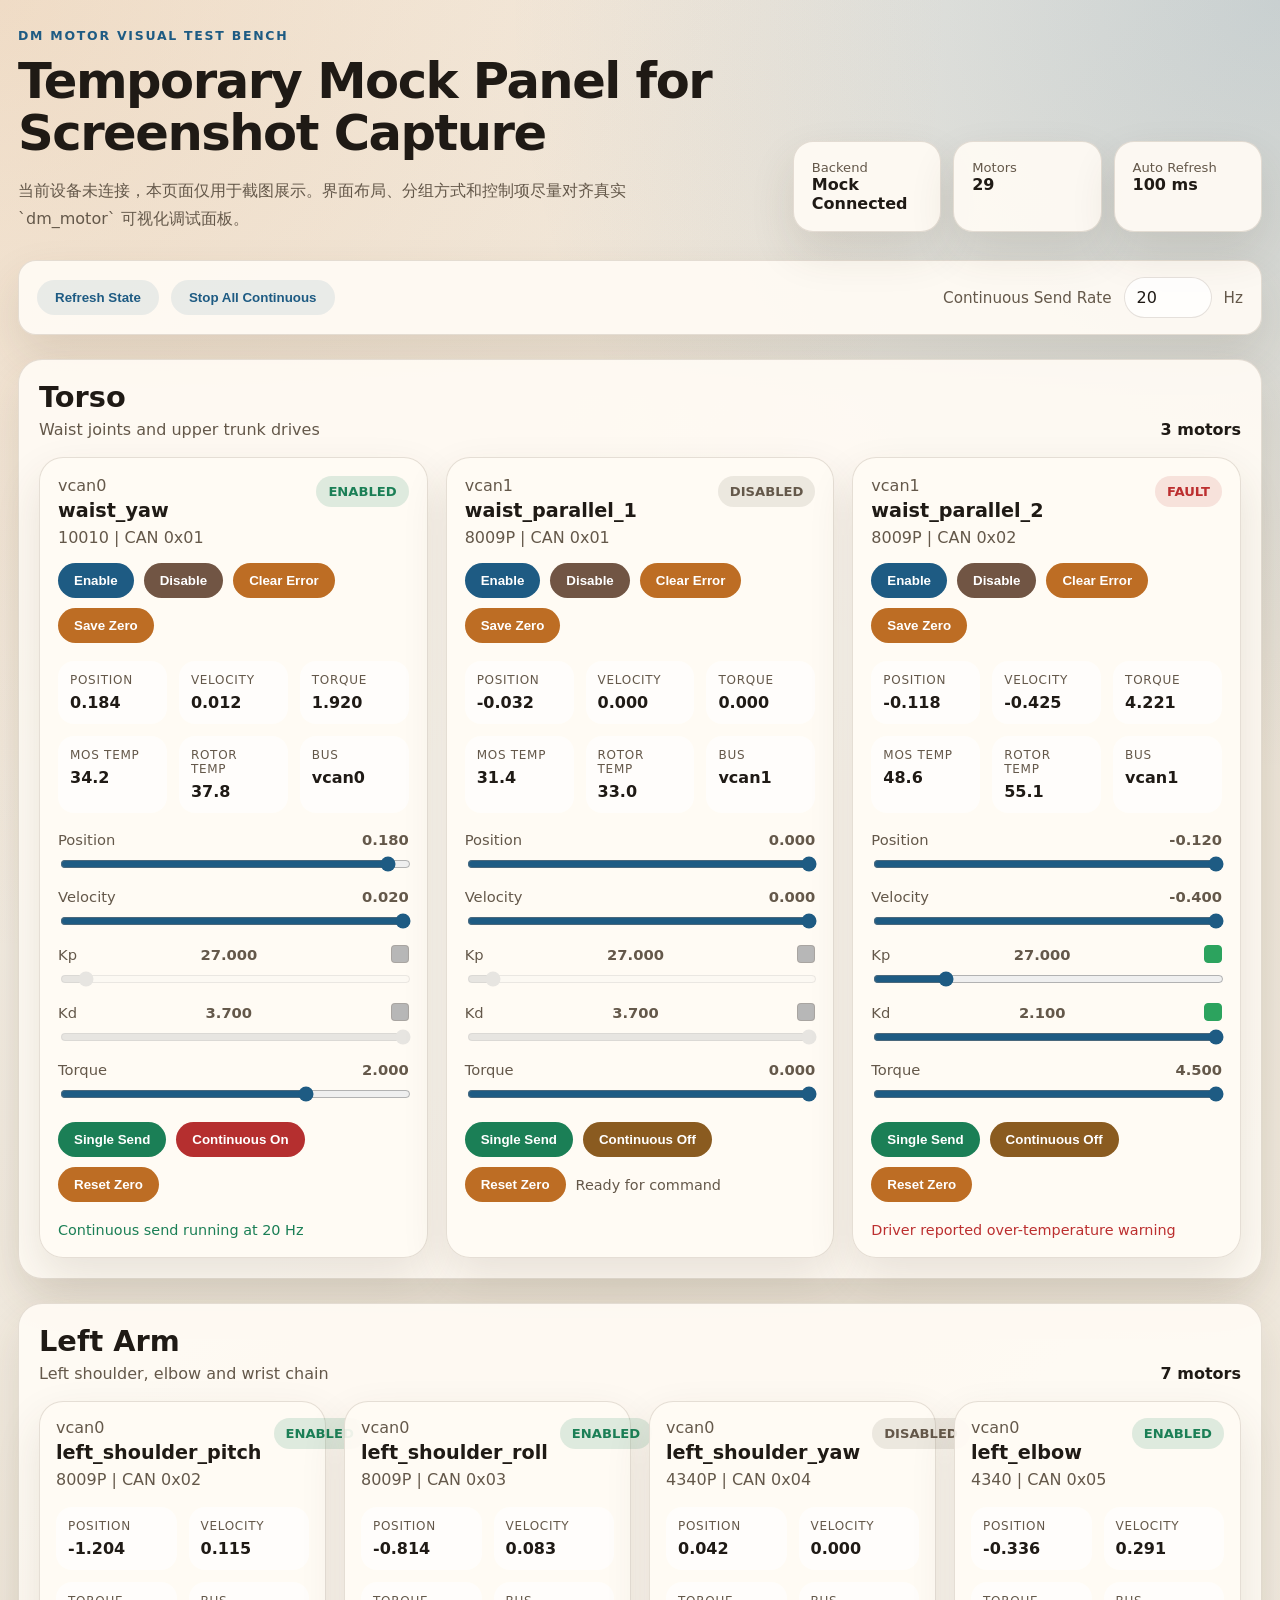
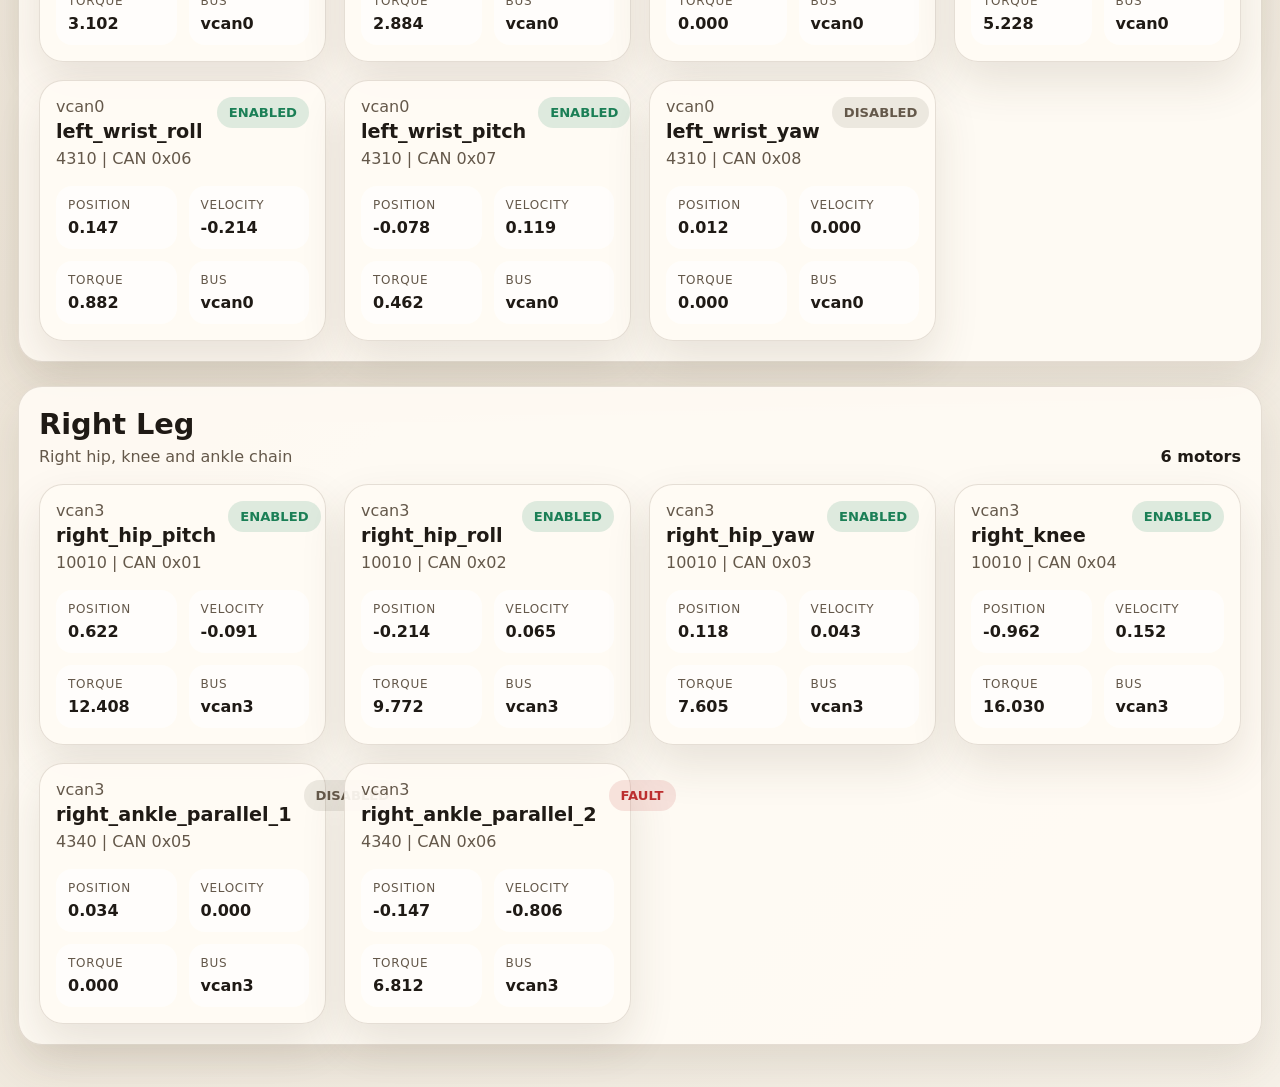
<file: tmp/mock_dm_motor_ui/index.html>
<!DOCTYPE html>
<html lang="zh-CN">
  <head>
    <meta charset="UTF-8" />
    <meta name="viewport" content="width=device-width, initial-scale=1.0" />
    <title>DM Motor Mock Control Panel</title>
    <link rel="stylesheet" href="styles.css" />
  </head>
  <body>
    <main class="app-shell">
      <section class="hero">
        <div>
          <p class="eyebrow">DM Motor Visual Test Bench</p>
          <h1>Temporary Mock Panel for Screenshot Capture</h1>
          <p class="hero-copy">
            当前设备未连接，本页面仅用于截图展示。界面布局、分组方式和控制项尽量对齐真实
            `dm_motor` 可视化调试面板。
          </p>
        </div>
        <div class="hero-meta">
          <div class="stat-card">
            <span class="stat-label">Backend</span>
            <strong>Mock Connected</strong>
          </div>
          <div class="stat-card">
            <span class="stat-label">Motors</span>
            <strong>29</strong>
          </div>
          <div class="stat-card">
            <span class="stat-label">Auto Refresh</span>
            <strong>100 ms</strong>
          </div>
        </div>
      </section>

      <section class="toolbar">
        <div class="toolbar-group">
          <button class="ghost-button">Refresh State</button>
          <button class="ghost-button">Stop All Continuous</button>
        </div>
        <div class="toolbar-group">
          <label class="input-label" for="rate">Continuous Send Rate</label>
          <input id="rate" class="rate-input" type="number" value="20" />
          <span class="rate-unit">Hz</span>
        </div>
      </section>

      <section class="groups-container">
        <section class="group-section">
          <div class="group-header">
            <div>
              <h2>Torso</h2>
              <p>Waist joints and upper trunk drives</p>
            </div>
            <strong>3 motors</strong>
          </div>
          <div class="motor-grid">
            <article class="motor-card">
              <header class="motor-card-header">
                <div>
                  <p class="motor-group-tag">vcan0</p>
                  <h2 class="motor-name">waist_yaw</h2>
                  <p class="motor-meta">10010 | CAN 0x01</p>
                </div>
                <div class="status-badge status-enabled">enabled</div>
              </header>
              <div class="action-row">
                <button class="action-button">Enable</button>
                <button class="action-button disable-button">Disable</button>
                <button class="action-button neutral-button">Clear Error</button>
                <button class="action-button neutral-button">Save Zero</button>
              </div>
              <section class="state-grid">
                <div><span>Position</span><strong>0.184</strong></div>
                <div><span>Velocity</span><strong>0.012</strong></div>
                <div><span>Torque</span><strong>1.920</strong></div>
                <div><span>MOS Temp</span><strong>34.2</strong></div>
                <div><span>Rotor Temp</span><strong>37.8</strong></div>
                <div><span>Bus</span><strong>vcan0</strong></div>
              </section>
              <section class="slider-section">
                <div class="slider-row">
                  <label>Position <strong>0.180</strong></label>
                  <input type="range" min="-3.14" max="3.14" value="58" />
                </div>
                <div class="slider-row">
                  <label>Velocity <strong>0.020</strong></label>
                  <input type="range" min="-20" max="20" value="50" />
                </div>
                <div class="slider-row">
                  <label>Kp <strong>27.000</strong><button class="gain-lock-button"></button></label>
                  <input type="range" min="0" max="500" value="27" disabled />
                </div>
                <div class="slider-row">
                  <label>Kd <strong>3.700</strong><button class="gain-lock-button"></button></label>
                  <input type="range" min="0" max="5" value="74" disabled />
                </div>
                <div class="slider-row">
                  <label>Torque <strong>2.000</strong></label>
                  <input type="range" min="-120" max="120" value="51" />
                </div>
              </section>
              <div class="mit-actions">
                <button class="action-button send-button">Single Send</button>
                <button class="action-button toggle-send-button is-active">Continuous On</button>
                <button class="action-button neutral-button">Reset Zero</button>
                <p class="command-message is-success">Continuous send running at 20 Hz</p>
              </div>
            </article>

            <article class="motor-card">
              <header class="motor-card-header">
                <div>
                  <p class="motor-group-tag">vcan1</p>
                  <h2 class="motor-name">waist_parallel_1</h2>
                  <p class="motor-meta">8009P | CAN 0x01</p>
                </div>
                <div class="status-badge status-disabled">disabled</div>
              </header>
              <div class="action-row">
                <button class="action-button">Enable</button>
                <button class="action-button disable-button">Disable</button>
                <button class="action-button neutral-button">Clear Error</button>
                <button class="action-button neutral-button">Save Zero</button>
              </div>
              <section class="state-grid">
                <div><span>Position</span><strong>-0.032</strong></div>
                <div><span>Velocity</span><strong>0.000</strong></div>
                <div><span>Torque</span><strong>0.000</strong></div>
                <div><span>MOS Temp</span><strong>31.4</strong></div>
                <div><span>Rotor Temp</span><strong>33.0</strong></div>
                <div><span>Bus</span><strong>vcan1</strong></div>
              </section>
              <section class="slider-section">
                <div class="slider-row">
                  <label>Position <strong>0.000</strong></label>
                  <input type="range" min="-12.5" max="12.5" value="50" />
                </div>
                <div class="slider-row">
                  <label>Velocity <strong>0.000</strong></label>
                  <input type="range" min="-25" max="25" value="50" />
                </div>
                <div class="slider-row">
                  <label>Kp <strong>27.000</strong><button class="gain-lock-button"></button></label>
                  <input type="range" min="0" max="500" value="27" disabled />
                </div>
                <div class="slider-row">
                  <label>Kd <strong>3.700</strong><button class="gain-lock-button"></button></label>
                  <input type="range" min="0" max="5" value="74" disabled />
                </div>
                <div class="slider-row">
                  <label>Torque <strong>0.000</strong></label>
                  <input type="range" min="-30" max="30" value="50" />
                </div>
              </section>
              <div class="mit-actions">
                <button class="action-button send-button">Single Send</button>
                <button class="action-button toggle-send-button">Continuous Off</button>
                <button class="action-button neutral-button">Reset Zero</button>
                <p class="command-message">Ready for command</p>
              </div>
            </article>

            <article class="motor-card">
              <header class="motor-card-header">
                <div>
                  <p class="motor-group-tag">vcan1</p>
                  <h2 class="motor-name">waist_parallel_2</h2>
                  <p class="motor-meta">8009P | CAN 0x02</p>
                </div>
                <div class="status-badge status-fault">fault</div>
              </header>
              <div class="action-row">
                <button class="action-button">Enable</button>
                <button class="action-button disable-button">Disable</button>
                <button class="action-button neutral-button">Clear Error</button>
                <button class="action-button neutral-button">Save Zero</button>
              </div>
              <section class="state-grid">
                <div><span>Position</span><strong>-0.118</strong></div>
                <div><span>Velocity</span><strong>-0.425</strong></div>
                <div><span>Torque</span><strong>4.221</strong></div>
                <div><span>MOS Temp</span><strong>48.6</strong></div>
                <div><span>Rotor Temp</span><strong>55.1</strong></div>
                <div><span>Bus</span><strong>vcan1</strong></div>
              </section>
              <section class="slider-section">
                <div class="slider-row">
                  <label>Position <strong>-0.120</strong></label>
                  <input type="range" min="-12.5" max="12.5" value="49" />
                </div>
                <div class="slider-row">
                  <label>Velocity <strong>-0.400</strong></label>
                  <input type="range" min="-25" max="25" value="49" />
                </div>
                <div class="slider-row">
                  <label>Kp <strong>27.000</strong><button class="gain-lock-button is-unlocked"></button></label>
                  <input type="range" min="0" max="500" value="96" />
                </div>
                <div class="slider-row">
                  <label>Kd <strong>2.100</strong><button class="gain-lock-button is-unlocked"></button></label>
                  <input type="range" min="0" max="5" value="42" />
                </div>
                <div class="slider-row">
                  <label>Torque <strong>4.500</strong></label>
                  <input type="range" min="-30" max="30" value="58" />
                </div>
              </section>
              <div class="mit-actions">
                <button class="action-button send-button">Single Send</button>
                <button class="action-button toggle-send-button">Continuous Off</button>
                <button class="action-button neutral-button">Reset Zero</button>
                <p class="command-message is-error">Driver reported over-temperature warning</p>
              </div>
            </article>
          </div>
        </section>

        <section class="group-section">
          <div class="group-header">
            <div>
              <h2>Left Arm</h2>
              <p>Left shoulder, elbow and wrist chain</p>
            </div>
            <strong>7 motors</strong>
          </div>
          <div class="motor-grid compact-grid">
            <article class="motor-card compact">
              <header class="motor-card-header">
                <div>
                  <p class="motor-group-tag">vcan0</p>
                  <h2 class="motor-name">left_shoulder_pitch</h2>
                  <p class="motor-meta">8009P | CAN 0x02</p>
                </div>
                <div class="status-badge status-enabled">enabled</div>
              </header>
              <section class="state-grid mini-state-grid">
                <div><span>Position</span><strong>-1.204</strong></div>
                <div><span>Velocity</span><strong>0.115</strong></div>
                <div><span>Torque</span><strong>3.102</strong></div>
                <div><span>Bus</span><strong>vcan0</strong></div>
              </section>
            </article>
            <article class="motor-card compact">
              <header class="motor-card-header">
                <div>
                  <p class="motor-group-tag">vcan0</p>
                  <h2 class="motor-name">left_shoulder_roll</h2>
                  <p class="motor-meta">8009P | CAN 0x03</p>
                </div>
                <div class="status-badge status-enabled">enabled</div>
              </header>
              <section class="state-grid mini-state-grid">
                <div><span>Position</span><strong>-0.814</strong></div>
                <div><span>Velocity</span><strong>0.083</strong></div>
                <div><span>Torque</span><strong>2.884</strong></div>
                <div><span>Bus</span><strong>vcan0</strong></div>
              </section>
            </article>
            <article class="motor-card compact">
              <header class="motor-card-header">
                <div>
                  <p class="motor-group-tag">vcan0</p>
                  <h2 class="motor-name">left_shoulder_yaw</h2>
                  <p class="motor-meta">4340P | CAN 0x04</p>
                </div>
                <div class="status-badge status-disabled">disabled</div>
              </header>
              <section class="state-grid mini-state-grid">
                <div><span>Position</span><strong>0.042</strong></div>
                <div><span>Velocity</span><strong>0.000</strong></div>
                <div><span>Torque</span><strong>0.000</strong></div>
                <div><span>Bus</span><strong>vcan0</strong></div>
              </section>
            </article>
            <article class="motor-card compact">
              <header class="motor-card-header">
                <div>
                  <p class="motor-group-tag">vcan0</p>
                  <h2 class="motor-name">left_elbow</h2>
                  <p class="motor-meta">4340 | CAN 0x05</p>
                </div>
                <div class="status-badge status-enabled">enabled</div>
              </header>
              <section class="state-grid mini-state-grid">
                <div><span>Position</span><strong>-0.336</strong></div>
                <div><span>Velocity</span><strong>0.291</strong></div>
                <div><span>Torque</span><strong>5.228</strong></div>
                <div><span>Bus</span><strong>vcan0</strong></div>
              </section>
            </article>
            <article class="motor-card compact">
              <header class="motor-card-header">
                <div>
                  <p class="motor-group-tag">vcan0</p>
                  <h2 class="motor-name">left_wrist_roll</h2>
                  <p class="motor-meta">4310 | CAN 0x06</p>
                </div>
                <div class="status-badge status-enabled">enabled</div>
              </header>
              <section class="state-grid mini-state-grid">
                <div><span>Position</span><strong>0.147</strong></div>
                <div><span>Velocity</span><strong>-0.214</strong></div>
                <div><span>Torque</span><strong>0.882</strong></div>
                <div><span>Bus</span><strong>vcan0</strong></div>
              </section>
            </article>
            <article class="motor-card compact">
              <header class="motor-card-header">
                <div>
                  <p class="motor-group-tag">vcan0</p>
                  <h2 class="motor-name">left_wrist_pitch</h2>
                  <p class="motor-meta">4310 | CAN 0x07</p>
                </div>
                <div class="status-badge status-enabled">enabled</div>
              </header>
              <section class="state-grid mini-state-grid">
                <div><span>Position</span><strong>-0.078</strong></div>
                <div><span>Velocity</span><strong>0.119</strong></div>
                <div><span>Torque</span><strong>0.462</strong></div>
                <div><span>Bus</span><strong>vcan0</strong></div>
              </section>
            </article>
            <article class="motor-card compact">
              <header class="motor-card-header">
                <div>
                  <p class="motor-group-tag">vcan0</p>
                  <h2 class="motor-name">left_wrist_yaw</h2>
                  <p class="motor-meta">4310 | CAN 0x08</p>
                </div>
                <div class="status-badge status-disabled">disabled</div>
              </header>
              <section class="state-grid mini-state-grid">
                <div><span>Position</span><strong>0.012</strong></div>
                <div><span>Velocity</span><strong>0.000</strong></div>
                <div><span>Torque</span><strong>0.000</strong></div>
                <div><span>Bus</span><strong>vcan0</strong></div>
              </section>
            </article>
          </div>
        </section>

        <section class="group-section">
          <div class="group-header">
            <div>
              <h2>Right Leg</h2>
              <p>Right hip, knee and ankle chain</p>
            </div>
            <strong>6 motors</strong>
          </div>
          <div class="motor-grid compact-grid">
            <article class="motor-card compact">
              <header class="motor-card-header">
                <div>
                  <p class="motor-group-tag">vcan3</p>
                  <h2 class="motor-name">right_hip_pitch</h2>
                  <p class="motor-meta">10010 | CAN 0x01</p>
                </div>
                <div class="status-badge status-enabled">enabled</div>
              </header>
              <section class="state-grid mini-state-grid">
                <div><span>Position</span><strong>0.622</strong></div>
                <div><span>Velocity</span><strong>-0.091</strong></div>
                <div><span>Torque</span><strong>12.408</strong></div>
                <div><span>Bus</span><strong>vcan3</strong></div>
              </section>
            </article>
            <article class="motor-card compact">
              <header class="motor-card-header">
                <div>
                  <p class="motor-group-tag">vcan3</p>
                  <h2 class="motor-name">right_hip_roll</h2>
                  <p class="motor-meta">10010 | CAN 0x02</p>
                </div>
                <div class="status-badge status-enabled">enabled</div>
              </header>
              <section class="state-grid mini-state-grid">
                <div><span>Position</span><strong>-0.214</strong></div>
                <div><span>Velocity</span><strong>0.065</strong></div>
                <div><span>Torque</span><strong>9.772</strong></div>
                <div><span>Bus</span><strong>vcan3</strong></div>
              </section>
            </article>
            <article class="motor-card compact">
              <header class="motor-card-header">
                <div>
                  <p class="motor-group-tag">vcan3</p>
                  <h2 class="motor-name">right_hip_yaw</h2>
                  <p class="motor-meta">10010 | CAN 0x03</p>
                </div>
                <div class="status-badge status-enabled">enabled</div>
              </header>
              <section class="state-grid mini-state-grid">
                <div><span>Position</span><strong>0.118</strong></div>
                <div><span>Velocity</span><strong>0.043</strong></div>
                <div><span>Torque</span><strong>7.605</strong></div>
                <div><span>Bus</span><strong>vcan3</strong></div>
              </section>
            </article>
            <article class="motor-card compact">
              <header class="motor-card-header">
                <div>
                  <p class="motor-group-tag">vcan3</p>
                  <h2 class="motor-name">right_knee</h2>
                  <p class="motor-meta">10010 | CAN 0x04</p>
                </div>
                <div class="status-badge status-enabled">enabled</div>
              </header>
              <section class="state-grid mini-state-grid">
                <div><span>Position</span><strong>-0.962</strong></div>
                <div><span>Velocity</span><strong>0.152</strong></div>
                <div><span>Torque</span><strong>16.030</strong></div>
                <div><span>Bus</span><strong>vcan3</strong></div>
              </section>
            </article>
            <article class="motor-card compact">
              <header class="motor-card-header">
                <div>
                  <p class="motor-group-tag">vcan3</p>
                  <h2 class="motor-name">right_ankle_parallel_1</h2>
                  <p class="motor-meta">4340 | CAN 0x05</p>
                </div>
                <div class="status-badge status-disabled">disabled</div>
              </header>
              <section class="state-grid mini-state-grid">
                <div><span>Position</span><strong>0.034</strong></div>
                <div><span>Velocity</span><strong>0.000</strong></div>
                <div><span>Torque</span><strong>0.000</strong></div>
                <div><span>Bus</span><strong>vcan3</strong></div>
              </section>
            </article>
            <article class="motor-card compact">
              <header class="motor-card-header">
                <div>
                  <p class="motor-group-tag">vcan3</p>
                  <h2 class="motor-name">right_ankle_parallel_2</h2>
                  <p class="motor-meta">4340 | CAN 0x06</p>
                </div>
                <div class="status-badge status-fault">fault</div>
              </header>
              <section class="state-grid mini-state-grid">
                <div><span>Position</span><strong>-0.147</strong></div>
                <div><span>Velocity</span><strong>-0.806</strong></div>
                <div><span>Torque</span><strong>6.812</strong></div>
                <div><span>Bus</span><strong>vcan3</strong></div>
              </section>
            </article>
          </div>
        </section>
      </section>
    </main>
  </body>
</html>
</file>
<file: tmp/mock_dm_motor_ui/styles.css>
:root {
  --bg-accent: radial-gradient(circle at top left, rgba(205, 134, 63, 0.22), transparent 32%),
    radial-gradient(circle at top right, rgba(18, 90, 145, 0.18), transparent 26%),
    linear-gradient(135deg, #f9f4ec 0%, #ede5d8 48%, #f6f1e8 100%);
  --card: rgba(255, 251, 245, 0.92);
  --card-border: rgba(93, 72, 48, 0.16);
  --text: #1f1a15;
  --muted: #64584a;
  --accent: #1e5b83;
  --accent-2: #bd6d24;
  --success: #1b7f56;
  --warning: #bc2f2f;
  --shadow: 0 20px 45px rgba(72, 54, 36, 0.12);
}

* {
  box-sizing: border-box;
}

body {
  margin: 0;
  min-height: 100vh;
  color: var(--text);
  font-family: "Noto Sans CJK SC", "DejaVu Sans", sans-serif;
  background: var(--bg-accent);
}

.app-shell {
  width: min(1500px, calc(100% - 36px));
  margin: 0 auto;
  padding: 28px 0 42px;
}

.hero {
  display: grid;
  grid-template-columns: 1.6fr 1fr;
  gap: 24px;
  align-items: end;
}

.eyebrow {
  margin: 0 0 12px;
  text-transform: uppercase;
  letter-spacing: 0.14em;
  font-size: 0.78rem;
  color: var(--accent);
  font-weight: 700;
}

.hero h1 {
  margin: 0;
  font-size: 3.1rem;
  line-height: 1.05;
  letter-spacing: -0.03em;
}

.hero-copy {
  max-width: 64ch;
  margin: 18px 0 0;
  color: var(--muted);
  font-size: 1rem;
  line-height: 1.72;
}

.hero-meta {
  display: grid;
  grid-template-columns: repeat(3, 1fr);
  gap: 12px;
}

.stat-card,
.toolbar,
.group-section,
.motor-card {
  background: var(--card);
  border: 1px solid var(--card-border);
  box-shadow: var(--shadow);
}

.stat-card {
  border-radius: 20px;
  padding: 18px;
}

.stat-label {
  display: block;
  color: var(--muted);
  font-size: 0.82rem;
}

.toolbar {
  display: flex;
  justify-content: space-between;
  gap: 16px;
  margin-top: 28px;
  padding: 16px 18px;
  border-radius: 18px;
}

.toolbar-group {
  display: flex;
  align-items: center;
  gap: 12px;
  flex-wrap: wrap;
}

.ghost-button,
.action-button {
  border: 0;
  border-radius: 999px;
  cursor: default;
  font-weight: 700;
}

.ghost-button {
  padding: 10px 18px;
  color: var(--accent);
  background: rgba(30, 91, 131, 0.09);
}

.input-label,
.rate-unit {
  color: var(--muted);
  font-size: 0.95rem;
}

.rate-input {
  width: 88px;
  padding: 10px 12px;
  border-radius: 999px;
  border: 1px solid var(--card-border);
  background: rgba(255, 255, 255, 0.78);
  color: var(--text);
  font: inherit;
}

.groups-container {
  display: grid;
  gap: 24px;
  margin-top: 24px;
}

.group-section {
  border-radius: 24px;
  padding: 20px;
}

.group-header {
  display: flex;
  justify-content: space-between;
  align-items: end;
  gap: 16px;
  margin-bottom: 18px;
}

.group-header h2 {
  margin: 0;
  font-size: 1.8rem;
}

.group-header p {
  margin: 6px 0 0;
  color: var(--muted);
}

.motor-grid {
  display: grid;
  grid-template-columns: repeat(3, minmax(0, 1fr));
  gap: 18px;
}

.compact-grid {
  grid-template-columns: repeat(4, minmax(0, 1fr));
}

.motor-card {
  border-radius: 24px;
  padding: 18px;
}

.motor-card.compact {
  padding: 16px;
}

.motor-card-header {
  display: flex;
  justify-content: space-between;
  gap: 12px;
  align-items: start;
}

.motor-group-tag,
.motor-meta {
  margin: 0;
  color: var(--muted);
}

.motor-name {
  margin: 4px 0 6px;
  font-size: 1.2rem;
}

.status-badge {
  padding: 8px 12px;
  border-radius: 999px;
  font-size: 0.82rem;
  font-weight: 700;
  text-transform: uppercase;
}

.status-enabled {
  background: rgba(27, 127, 86, 0.14);
  color: var(--success);
}

.status-disabled {
  background: rgba(100, 88, 74, 0.12);
  color: var(--muted);
}

.status-fault {
  background: rgba(188, 47, 47, 0.12);
  color: var(--warning);
}

.action-row,
.mit-actions {
  display: flex;
  gap: 10px;
  flex-wrap: wrap;
  margin-top: 16px;
}

.action-button {
  padding: 10px 16px;
  color: #fff;
  background: var(--accent);
}

.disable-button {
  background: #715544;
}

.neutral-button {
  background: var(--accent-2);
}

.send-button {
  background: var(--success);
}

.toggle-send-button {
  background: #8a5b20;
}

.toggle-send-button.is-active {
  background: #b52f2f;
}

.state-grid {
  display: grid;
  grid-template-columns: repeat(3, minmax(0, 1fr));
  gap: 12px;
  margin-top: 18px;
}

.state-grid div {
  padding: 12px;
  border-radius: 16px;
  background: rgba(255, 255, 255, 0.65);
}

.state-grid span {
  display: block;
  color: var(--muted);
  font-size: 0.75rem;
  text-transform: uppercase;
  letter-spacing: 0.06em;
}

.state-grid strong {
  display: block;
  margin-top: 6px;
  font-size: 1rem;
}

.mini-state-grid {
  grid-template-columns: repeat(2, minmax(0, 1fr));
}

.slider-section {
  margin-top: 18px;
}

.slider-row {
  margin-top: 12px;
}

.slider-row label {
  display: flex;
  justify-content: space-between;
  align-items: center;
  font-size: 0.92rem;
  color: var(--muted);
}

.gain-lock-button {
  width: 18px;
  height: 18px;
  border-radius: 4px;
  border: 1px solid var(--card-border);
  background: #b7b7b7;
  padding: 0;
  margin-left: 10px;
  flex: 0 0 auto;
}

.gain-lock-button.is-unlocked {
  background: #2ca35e;
  border-color: #2ca35e;
}

.slider-row input[type="range"]:disabled {
  opacity: 0.45;
}

.slider-row input[type="range"] {
  width: 100%;
  margin-top: 8px;
  accent-color: var(--accent);
}

.command-message {
  margin: 10px 0 0;
  min-height: 1.2em;
  color: var(--muted);
  font-size: 0.9rem;
}

.command-message.is-error {
  color: var(--warning);
}

.command-message.is-success {
  color: var(--success);
}
</file>
